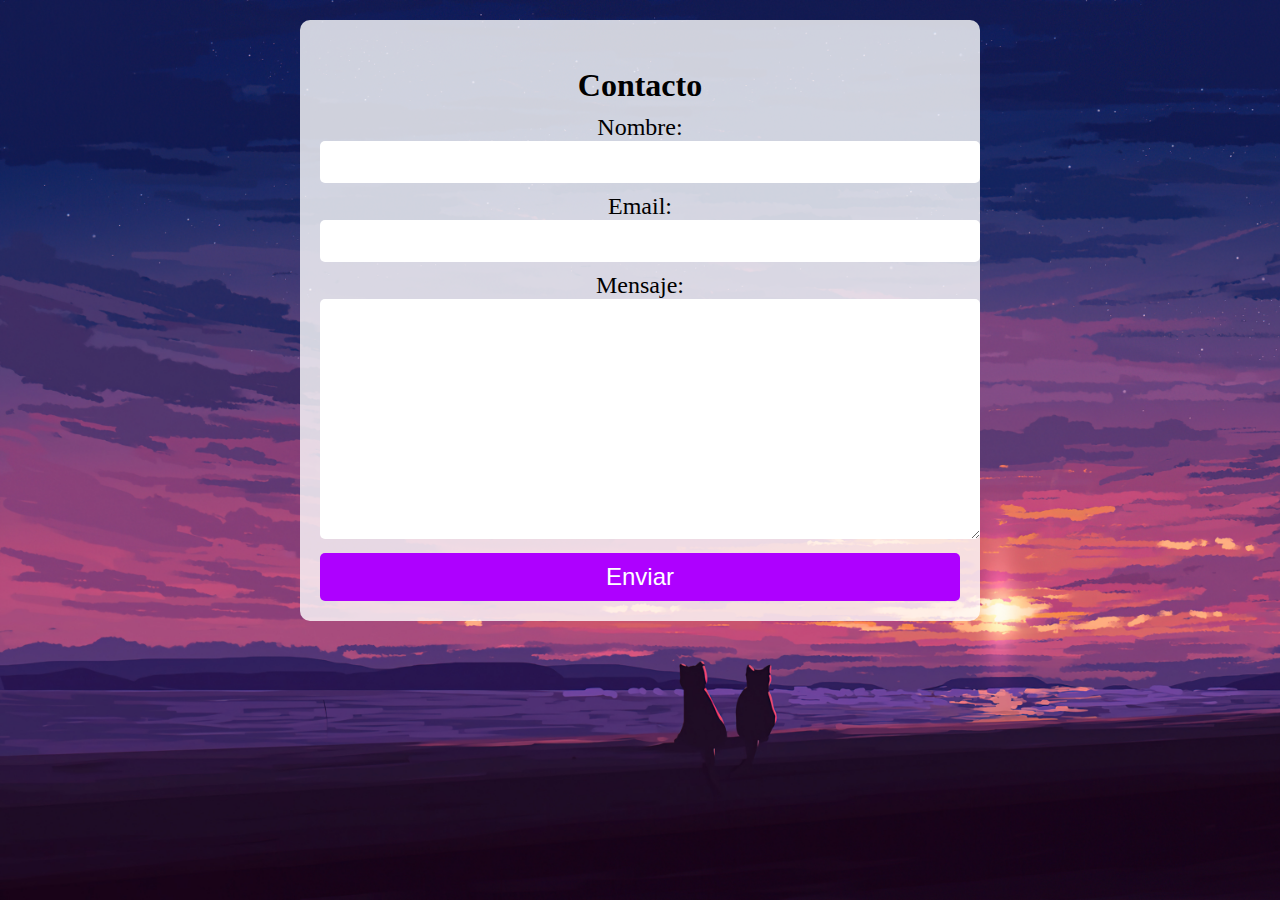
<file: contacto.html>
<!DOCTYPE html>
<html lang="en">
<head>
    <meta charset="UTF-8">
    <meta name="viewport" content="width=device-width, initial-scale=1.0">
    <title>Portafolio</title>
    <link rel="stylesheet" href="contacto.css">
</head>
<body>
    <section class="contact">
        <h2>Contacto</h2>
        <form action="#">
            <label for="name">Nombre:</label>
            <input type="text" id="name" name="name" required>
            <label for="email">Email:</label>
            <input type="email" id="email" name="email" required>
            <label for="message">Mensaje:</label>
            <textarea name="message" id="message" cols="30" rows="10" required></textarea>
            <button type="submit">Enviar</button>
        </form>
    </section>
</body>
</html>
</file>
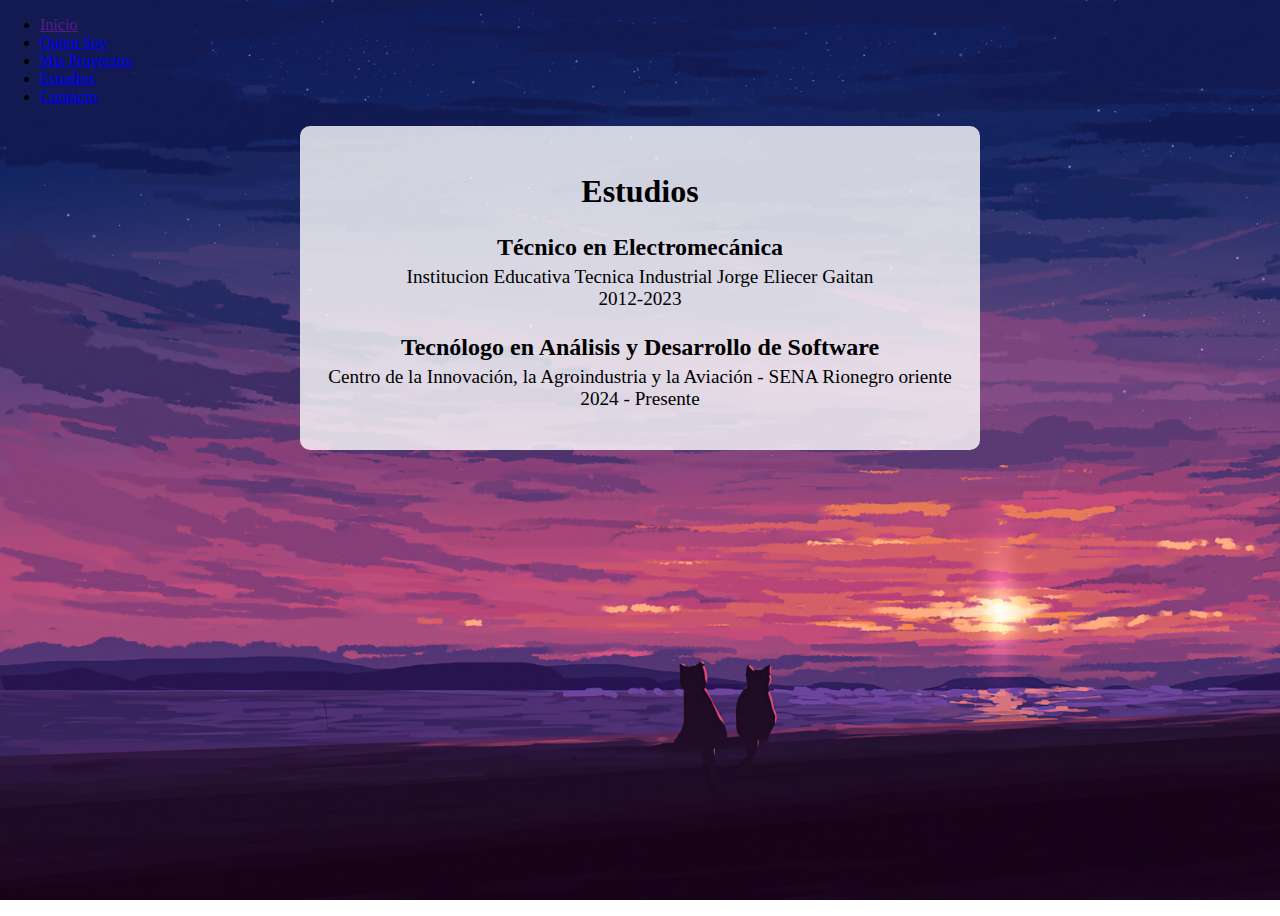
<file: estudios.html>
<!DOCTYPE html>
<html lang="en">

<head>
    <meta charset="UTF-8">
    <meta name="viewport" content="width=device-width, initial-scale=1.0">
    <title>Portafolio</title>
    <link rel="stylesheet" href="estudios.css">
</head>

<body>
    <ul>
        <li><a href="">Inicio</a></li>
        <li><a href="quien-soy.html">Quien Soy</a></li>
        <li><a href="mis-proyectos.html">Mis Proyectos</a></li>
        <li><a href="estudios.html">Estudios</a></li>
        <li><a href="contacto.html">Contacto</a></li>
    </ul>
    <section class="studies">
        <h2>Estudios</h2>
        <ul>
            <li>
                <h3>Técnico en Electromecánica</h3>
                <p>Institucion Educativa Tecnica Industrial Jorge Eliecer Gaitan</p>
                <p>2012-2023</p>
            </li>
            <li>
                <h3>Tecnólogo en Análisis y Desarrollo de Software</h3>
                <p>Centro de la Innovación, la Agroindustria y la Aviación - SENA Rionegro oriente</p>
                <p>2024 - Presente</p>
            </li>
        </ul>
    </section>
</body>

</html>
</file>
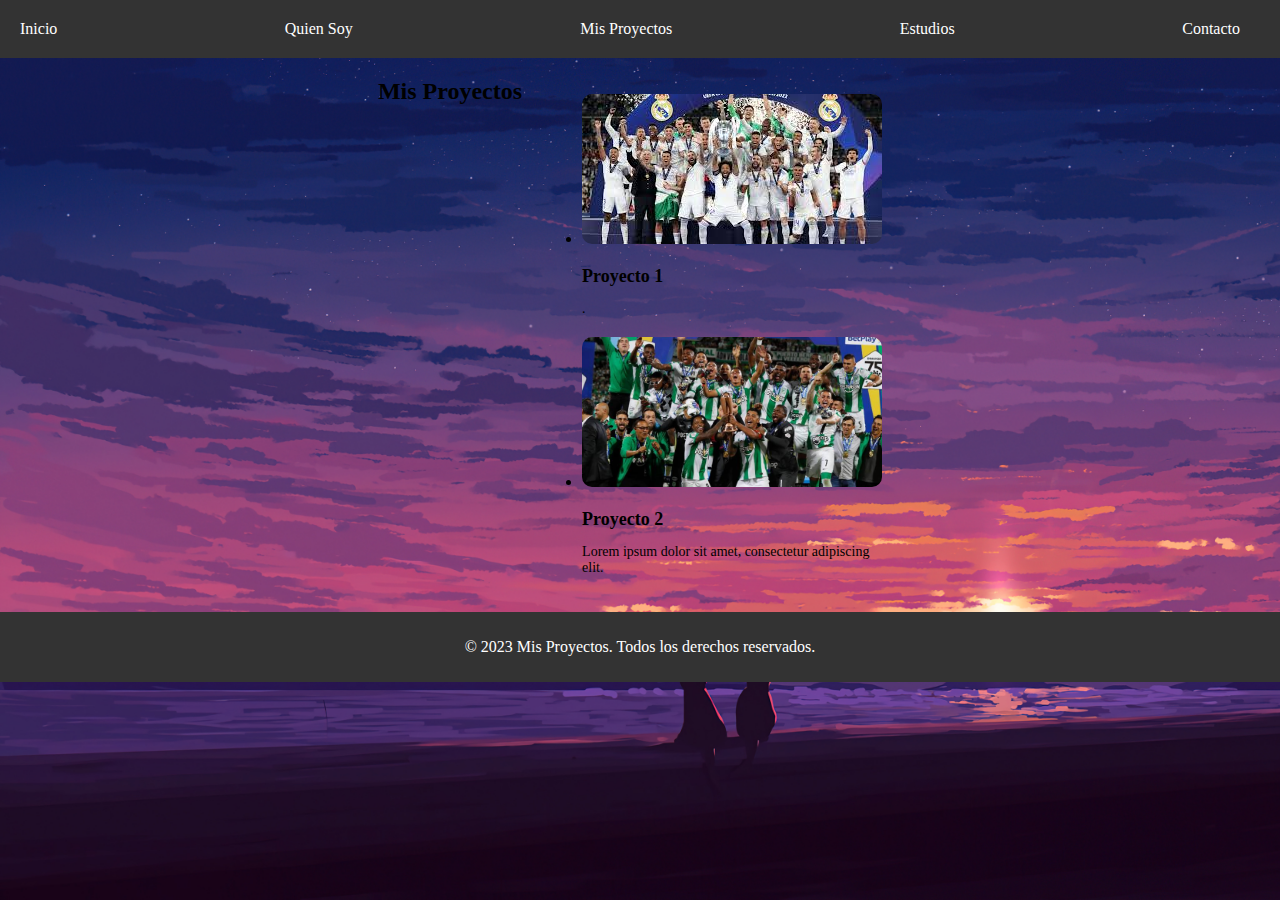
<file: mis-proyectos.html>
<!DOCTYPE html>
<html lang="en">
<head>
  <meta charset="UTF-8">
  <meta name="viewport" content="width=device-width, initial-scale=1.0">
  <title>Mis Proyectos</title>
  <link rel="stylesheet" href="mis-proyectos.css">
</head>
<body>
  <header>
    <nav>
      <ul>
        <li><a href="#">Inicio</a></li>
        <li><a href="#">Quien Soy</a></li>
        <li><a href="#">Mis Proyectos</a></li>
        <li><a href="#">Estudios</a></li>
        <li><a href="#">Contacto</a></li>
      </ul>
    </nav>
  </header>
  <main>
    <section class="projects">
      <h2>Mis Proyectos</h2>
      <ul>
        <li>
          <img src="img/Proyecto1.jpg" alt="Project 1">
          <h3>Proyecto 1</h3>
          <p>.</p>
        </li>
        <li>
          <img src="img/Proyecto 2.jpg" alt="Project 2">
          <h3>Proyecto 2</h3>
          <p>Lorem ipsum dolor sit amet, consectetur adipiscing elit.</p>
        </li>
      </ul>
    </section>
  </main>
  <footer>
    <p>&copy; 2023 Mis Proyectos. Todos los derechos reservados.</p>
  </footer>
</body>
</html>
</file>
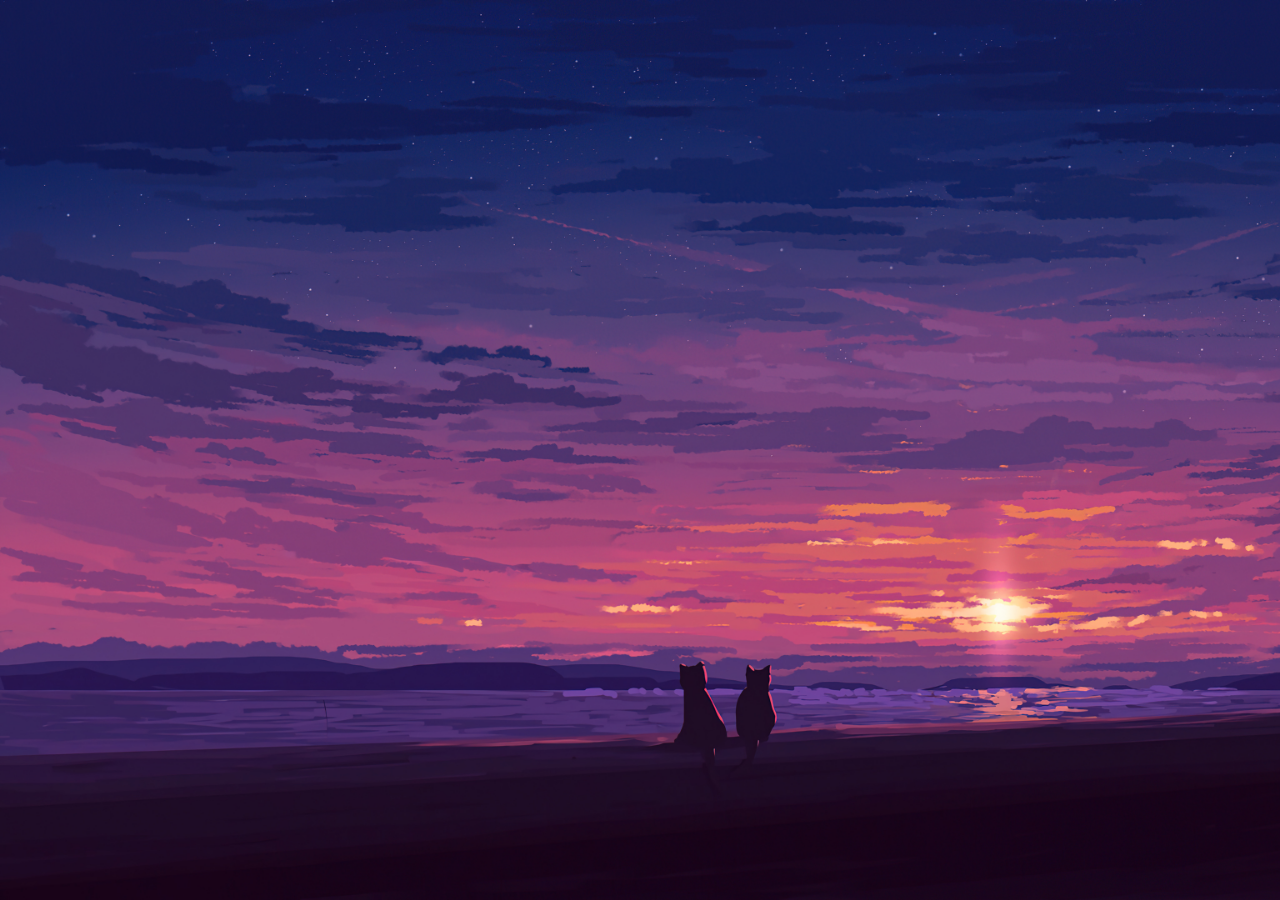
<file: quien-soy.html>
<!DOCTYPE html>
<html lang="en">
<head>
  <meta charset="UTF-8">
  <meta name="viewport" content="width=, initial-scale=1.0">
  <title>Portafolio</title>
</head>
<body>
  <link rel="stylesheet" href="quien-soy.css">
</body>
</html>
</file>
<file: contacto.css>
body {
  background-image: url('img/atardecer-en-la-playa-arte-digital_3840x2160_xtrafondos.com.jpg');
  background-repeat: no-repeat;
  background-size: cover;
  background-attachment: fixed;
  height: 100vh;
  margin: 0;
  animation: fade-in 1s ease-in-out;
}

.contact {
  background-color: rgba(255, 255, 255, 0.8);
  padding: 20px;
  margin: 20px auto;
  width: 50%;
  border-radius: 10px;
  text-align: center;
}

.contact h2 {
  font-size: 2rem;
  margin-bottom: 10px;
}

.contact form {
  display: inline-block;
}

.contact label {
  font-size: 1.5rem;
  margin-bottom: 5px;
}

.contact input,
.contact textarea {
  border: none;
  border-radius: 5px;
  padding: 10px;
  margin-bottom: 10px;
  font-size: 1.2rem;
  width: 100%;
}

.contact button {
  background-color: #ae00ff;
  color: #fff;
  border: none;
  padding: 10px 20px;
  font-size: 1.5rem;
  cursor: pointer;
  border-radius: 5px;
  width: 100%;
}

.contact button:hover {
  background-color: #7a00ff;
}
</file>
<file: estudios.css>
body {
  background-image: url('img/atardecer-en-la-playa-arte-digital_3840x2160_xtrafondos.com.jpg');
  background-repeat: no-repeat;
  background-size: cover;
  background-attachment: fixed;
  height: 100vh;
  margin: 0;
  animation: fade-in 1.5s ease-in-out;
}

@keyframes fade-in {
  0% {
    opacity: 0;
  }

  100% {
    opacity: 1;
  }
}

.studies {
  background-color: rgba(255, 255, 255, 0.8);
  padding: 20px;
  margin: 20px auto;
  width: 50%;
  border-radius: 10px;
  text-align: center;
  animation: slide-in-top 1s ease-in-out;
}

@keyframes slide-in-top {
  0% {
    transform: translateY(-100%);
    opacity: 0;
  }

  100% {
    transform: translateY(0);
    opacity: 1;
  }
}

.studies h2 {
  font-size: 2rem;
  margin-bottom: 10px;
  animation: slide-in-bottom 1s ease-in-out;
}

@keyframes slide-in-bottom {
  0% {
    transform: translateY(100%);
    opacity: 0;
  }

  100% {
    transform: translateY(0);
    opacity: 1;
  }
}

.studies ul {
  list-style-type: none;
  margin: 0;
  padding: 0;
  animation: slide-in-right 1s ease-in-out;
}

@keyframes slide-in-right {
  0% {
    transform: translateX(100%);
    opacity: 0;
  }

  100% {
    transform: translateX(0);
    opacity: 1;
  }
}

.studies li {
  margin-bottom: 20px;
}

.studies h3 {
  font-size: 1.5rem;
  margin-bottom: 5px;
  animation: slide-in-left 1s ease-in-out;
}

@keyframes slide-in-left {
  0% {
    transform: translateX(-100%);
    opacity: 0;
  }

  100% {
    transform: translateX(0);
    opacity: 1;
  }
}

.studies p {
  font-size: 1.2rem;
  margin: 0;
  animation: slide-in-right 1s ease-in-out;
}

@keyframes slide-in-right {
  0% {
    transform: translateX(100%);
    opacity: 0;
  }

  100% {
    transform: translateX(0);
    opacity: 1;
  }
}
</file>
<file: mis-proyectos.css>
body {
    background-image: url('img/atardecer-en-la-playa-arte-digital_3840x2160_xtrafondos.com.jpg');
    background-repeat: no-repeat;
    background-size: cover;
    background-attachment: fixed;
    height: 100vh;
    margin: 0;
    animation: fade-in 1s ease-in-out;
  }
  header {
    background-color: #333;
    color: #fff;
    padding: 20px;
    text-align: center;
  }
  
  nav ul {
    list-style-type: none;
    margin: 0;
    padding: 0;
    display: flex;
    justify-content: space-between;
  }
  
  nav li {
    margin-right: 20px;
  }
  
  nav a {
    color: #fff;
    text-decoration: none;
  }
  
  nav a:hover {
    color: #ccc;
  }
  
  .projects {
    display: flex;
    flex-wrap: wrap;
    justify-content: center;
  }
  
  .projects li {
    margin: 20px;
    width: 300px;
    transition: all 0.3s ease-in-out;
  }
  
  .projects li:hover {
    transform: scale(1.1);
  }
  
  .projects img {
    width: 100%;
    height: 150px;
    object-fit: cover;
    border-radius: 10px;
  }
  
  .projects h3 {
    font-size: 18px;
    margin-bottom: 10px;
  }
  
  .projects p {
    font-size: 14px;
    margin-bottom: 20px;
  }
  
  footer {
    background-color: #333;
    color: #fff;
    padding: 10px;
    text-align: center;
    clear: both;
  }
  
  /* Animations */
  
  @keyframes fade-in {
    0% {
      opacity: 0;
    }
    100% {
      opacity: 1;
    }
  }
  
  .projects li {
    animation: fade-in 1s ease-in-out;
  }
  
  @keyframes slide-in-right {
    0% {
      transform: translateX(100%);
      opacity: 0;
    }
    100% {
      transform: translateX(0);
      opacity: 1;
    }
  }
  
  .projects h3 {
    animation: slide-in-right 1s ease-in-out;
  }
  
  @keyframes slide-in-left {
    0% {
      transform: translateX(-100%);
      opacity: 0;
    }
    100% {
      transform: translateX(0);
      opacity: 1;
    }
  }
  
  .projects p {
    animation: slide-in-left 1s ease-in-out;
  }
</file>
<file: quien-soy.css>
body {
    background-image: url('img/atardecer-en-la-playa-arte-digital_3840x2160_xtrafondos.com.jpg');
    background-repeat: no-repeat;
    background-size: cover;
    background-attachment: fixed;
    height: 100vh;
    margin: 0;
    animation: fade-in 1s ease-in-out;
  }
</file>
